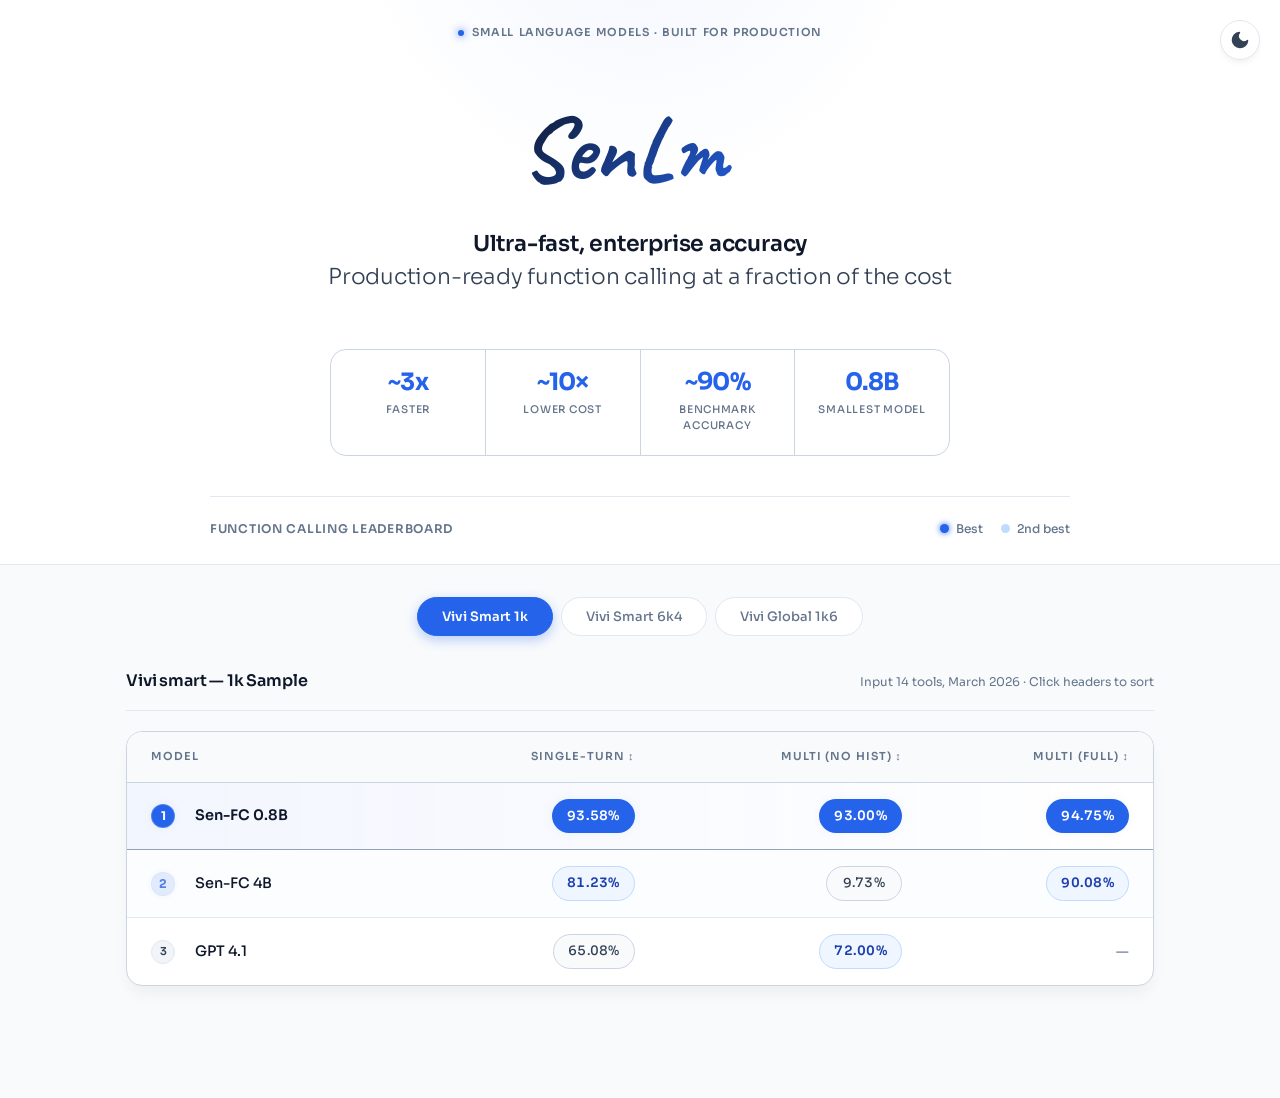
<file: index.html>
<!DOCTYPE html>
<html lang="en">

<head>
  <meta charset="UTF-8">
  <meta name="viewport" content="width=device-width, initial-scale=1.0">
  <title>SenLM — Function Calling Benchmark</title>
  <link
    href="https://fonts.googleapis.com/css2?family=Caveat:wght@600;700&family=Sora:wght@300;400;500;600;700&display=swap"
    rel="stylesheet">
  <link rel="stylesheet" href="./static/style/style.css">
</head>

<body>

  <header class="header">
    <!-- THEME TOGGLE BUTTON -->
    <button class="theme-toggle" id="theme-toggle" aria-label="Toggle Dark Mode">
      <!-- Sun Icon (for Dark Mode) -->
      <svg class="sun-icon" viewBox="0 0 24 24" style="display: none;">
        <path
          d="M12 17C14.7614 17 17 14.7614 17 12C17 9.23858 14.7614 7 12 7C9.23858 7 7 9.23858 7 12C7 14.7614 9.23858 17 12 17Z"
          stroke="currentColor" stroke-width="2" stroke-linecap="round" stroke-linejoin="round" />
        <path d="M12 1V3" stroke="currentColor" stroke-width="2" stroke-linecap="round" stroke-linejoin="round" />
        <path d="M12 21V23" stroke="currentColor" stroke-width="2" stroke-linecap="round" stroke-linejoin="round" />
        <path d="M4.22 4.22L5.64 5.64" stroke="currentColor" stroke-width="2" stroke-linecap="round"
          stroke-linejoin="round" />
        <path d="M18.36 18.36L19.78 19.78" stroke="currentColor" stroke-width="2" stroke-linecap="round"
          stroke-linejoin="round" />
        <path d="M1 12H3" stroke="currentColor" stroke-width="2" stroke-linecap="round" stroke-linejoin="round" />
        <path d="M21 12H23" stroke="currentColor" stroke-width="2" stroke-linecap="round" stroke-linejoin="round" />
        <path d="M4.22 19.78L5.64 18.36" stroke="currentColor" stroke-width="2" stroke-linecap="round"
          stroke-linejoin="round" />
        <path d="M18.36 5.64L19.78 4.22" stroke="currentColor" stroke-width="2" stroke-linecap="round"
          stroke-linejoin="round" />
      </svg>
      <!-- Moon Icon (for Light Mode) -->
      <svg class="moon-icon" viewBox="0 0 24 24">
        <path d="M21 12.79A9 9 0 1 1 11.21 3 7 7 0 0 0 21 12.79z" stroke="currentColor" stroke-width="2"
          stroke-linecap="round" stroke-linejoin="round" />
      </svg>
    </button>

    <div class="header-eyebrow">
      <span class="eyebrow-dot"></span>
      Small Language Models · Built for Production
    </div>

    <div class="brand-lockup">
      <!-- Add a zero-width space or invisible spacer if needed, but usually just changing CSS is enough -->
      <span class="brand-name">SenLm '</span>
      <span class="brand-tagline-big">
        <strong>Ultra-fast, enterprise accuracy</strong><br>
        Production-ready function calling at a fraction of the cost
      </span>
    </div>

    <div class="hero-stats">
      <div class="hero-stat">
        <span class="hero-stat-value"><span>~3x</span></span>
        <span class="hero-stat-label">Faster</span>
      </div>
      <div class="hero-stat">
        <span class="hero-stat-value"><span>~10×</span></span>
        <span class="hero-stat-label">Lower cost</span>
      </div>
      <div class="hero-stat">
        <span class="hero-stat-value"><span>~90%</span></span>
        <span class="hero-stat-label">Benchmark accuracy</span>
      </div>
      <div class="hero-stat">
        <span class="hero-stat-value"><span>0.8B</span></span>
        <span class="hero-stat-label">Smallest model</span>
      </div>
      <!-- <div class="hero-stat">
        <span class="hero-stat-value"><span>14</span></span>
        <span class="hero-stat-label">Tool types</span>
      </div> -->
    </div>

    <div class="hero-bottom">
      <div class="benchmark-label">Function Calling Leaderboard</div>
      <div class="legend">
        <div class="legend-item">
          <div class="legend-dot legend-best"></div> Best
        </div>
        <div class="legend-item">
          <div class="legend-dot legend-second"></div> 2nd best
        </div>
      </div>
    </div>
  </header>

  <nav class="nav-tabs">
    <button class="tab-btn active" onclick="switchTab('vivi1k')">Vivi Smart 1k</button>
    <button class="tab-btn" onclick="switchTab('vivi6k')">Vivi Smart 6k4</button>
    <button class="tab-btn" onclick="switchTab('viviglob')">Vivi Global 1k6</button>
  </nav>

  <main class="main">
    <div id="tab-vivi1k" class="tab-panel active">
      <div class="section-header">
        <div class="section-title">Vivi smart — 1k Sample</div>
        <div class="section-meta">Input 14 tools, March 2026 · Click headers to sort</div>
      </div>
      <div class="table-wrap">
        <table>
          <thead>
            <tr>
              <th>Model</th>
              <th class="sortable" onclick="sort1k('single')">Single-turn ↕</th>
              <th class="sortable" onclick="sort1k('noasst')">Multi (no hist) ↕</th>
              <th class="sortable" onclick="sort1k('full')">Multi (full) ↕</th>
            </tr>
          </thead>
          <tbody id="table1k-body"></tbody>
        </table>
      </div>
    </div>

    <div id="tab-vivi6k" class="tab-panel">
      <div class="section-header">
        <div class="section-title">Vivi smart — 6k4 Sample</div>
        <div class="section-meta">Input 8 tools, February 2026</div>
      </div>
      <div class="table-wrap">
        <table>
          <thead>
            <tr>
              <th>Model</th>
              <th class="sortable" onclick="sort6k('overall')">Overall ↕</th>
              <th class="sortable" onclick="sort6k('tool')">Tool-Only ↕</th>
              <th class="sortable" onclick="sort6k('nocall')">No-Call ↕</th>
              <th class="sortable" onclick="sort6k('arg')">Argument ↕</th>
            </tr>
          </thead>
          <tbody id="table6k-body"></tbody>
        </table>
      </div>
    </div>

    <div id="tab-viviglob" class="tab-panel">
      <div class="section-header">
        <div class="section-title">Vivi Global English — 1k6</div>
      </div>
      <div class="table-wrap">
        <table>
          <thead>
            <tr>
              <th>Model</th>
              <th class="sortable" onclick="sortGlob('overall')">Overall ↕</th>
              <th class="sortable" onclick="sortGlob('tool')">Tool-Only ↕</th>
              <th class="sortable" onclick="sortGlob('nocall')">No-Call ↕</th>
              <th class="sortable" onclick="sortGlob('arg')">Argument ↕</th>
            </tr>
          </thead>
          <tbody id="tableglob-body"></tbody>
        </table>
      </div>
    </div>
  </main>

  <script src="./static/js/app.js"></script>
</body>

</html>
</file>
<file: static/style/style.css>
@import url('https://fonts.googleapis.com/css2?family=Caveat:wght@600;700&family=Sora:wght@300;400;500;600;700&display=swap');

/* ══════════════════════════════════════════
   THEME VARIABLES
══════════════════════════════════════════ */

/* DEFAULT: DARK THEME */
:root, [data-theme="dark"] {
  --bg-page:      #050505;
  --bg-section:   #0a0a0a;
  --bg-card:      #111111;
  --bg-row-alt:   #0e0e0e;
  --bg-hover:     #1a1a1a;
  --bg-thead:     #0d0d0d;

  --accent:       #00d2ff;
  --accent-warm:  #3a7bd5;
  --accent-soft:  rgba(0, 210, 255, 0.05);
  --accent-mid:   rgba(0, 210, 255, 0.2);
  
  --best-bg:      #00d2ff;       
  --best-fg:      #002233;       
  --second-bg:    #003344;       
  --second-fg:    #00d2ff;       
  --second-bdr:   #005577;       

  --text-900:     #ffffff;       
  --text-700:     #a3a3a3;       
  --text-500:     #737373;       
  --text-300:     #525252;       

  --border:       #1f1f1f;
  --border-mid:   #2a2a2a;
  --border-strong:#404040;

  --shadow-xs:    0 1px 3px rgba(0, 0, 0, 0.5);
  --shadow-sm:    0 4px 12px rgba(0, 0, 0, 0.6);
  --shadow-md:    0 8px 32px rgba(0, 0, 0, 0.7);
  --shadow-glow:  0 0 20px rgba(0, 210, 255, 0.15);
}

/* LIGHT THEME OVERRIDES */
[data-theme="light"] {
  --bg-page:      #f8fafc;
  --bg-section:   #ffffff;
  --bg-card:      #ffffff;
  --bg-row-alt:   #fcfdfe;
  --bg-hover:     #f1f5f9;
  --bg-thead:     #f8fafc;

  --accent:       #2563eb;       /* Royal Blue */
  --accent-warm:  #4f46e5;
  --accent-soft:  rgba(37, 99, 235, 0.06);
  --accent-mid:   rgba(37, 99, 235, 0.15);

  --best-bg:      #2563eb;       
  --best-fg:      #ffffff;       
  --second-bg:    #eff6ff;       
  --second-fg:    #1e40af;       
  --second-bdr:   #bfdbfe;       

  --text-900:     #0f172a;       
  --text-700:     #334155;       
  --text-500:     #64748b;       
  --text-300:     #94a3b8;       

  --border:       #e2e8f0;
  --border-mid:   #cbd5e1;
  --border-strong:#94a3b8;

  --shadow-xs:    0 1px 2px rgba(0, 0, 0, 0.05);
  --shadow-sm:    0 4px 6px -1px rgba(0, 0, 0, 0.05);
  --shadow-md:    0 10px 15px -3px rgba(0, 0, 0, 0.05);
  --shadow-glow:  0 0 20px rgba(37, 99, 235, 0.15);
}

/* ══════════════════════════════════════════
   BASE STYLES
══════════════════════════════════════════ */
:root {
  --r-sm:   8px;
  --r-md:   12px;
  --r-lg:   16px;
  --r-pill: 999px;
  --font-brand: 'Caveat', cursive;
  --font-body:  'Sora', -apple-system, BlinkMacSystemFont, sans-serif;
}

*, *::before, *::after { box-sizing: border-box; margin: 0; padding: 0; }
html { scroll-behavior: smooth; transition: background-color 0.3s ease, color 0.3s ease; }

body {
  font-family: var(--font-body);
  background: var(--bg-page);
  color: var(--text-700);
  line-height: 1.6;
  font-size: 15px;
  min-height: 100vh;
  -webkit-font-smoothing: antialiased;
  transition: background-color 0.3s ease, color 0.3s ease;
}

/* HEADER */
.header {
  background: var(--bg-card);
  border-bottom: 1px solid var(--border);
  padding: 0 40px; 
  text-align: center;
  position: relative;
  
  /* CRITICAL: Must be visible for the M to stick out if it's very tall */
  overflow: visible; 
  
  min-height: 300px; /* Ensure enough vertical space */
}
.header::before {
  content: '';
  position: absolute;
  top: -100px; left: 50%;
  transform: translateX(-50%);
  width: 600px; height: 300px;
  background: radial-gradient(ellipse at top, var(--accent-soft), transparent 70%);
  pointer-events: none;
}

.header-eyebrow {
  display: flex;
  justify-content: center;
  align-items: center;
  gap: 8px;
  padding: 24px 0 0;
  font-size: 11px;
  font-weight: 600;
  
  /* 1. Moderate letter-spacing for character readability */
  letter-spacing: 0.05em; 
  
  /* 2. Specific word-spacing to separate the words clearly */
  word-spacing: 0.2em; 
  
  text-transform: uppercase;
  color: var(--text-500);
  position: relative;
  z-index: 1;
}

.eyebrow-dot {
  width: 6px; height: 6px;
  border-radius: 50%;
  background: var(--accent);
  box-shadow: 0 0 8px var(--accent);
  display: inline-block;
}

.brand-lockup { 
  padding: 40px 0 20px; 
  position: relative;
  z-index: 1;
  display: flex;
  flex-direction: column;
  align-items: center;
  justify-content: center;
  width: 100%;
  
  /* CRITICAL: Ensure no parent clips us */
  overflow: visible; 
  
  /* Add extra top space specifically for the tall font */
  padding-top: 50px; 
}

.brand-name {
  font-family: var(--font-brand);
  font-size: clamp(50px, 8vw, 90px); 
  font-weight: 700;
  
  /* Gradient Setup */
  background: linear-gradient(135deg, var(--text-900) 0%, var(--accent) 100%);
  -webkit-background-clip: text;
  -webkit-text-fill-color: transparent;
  color: var(--accent); /* Fallback */
  
  letter-spacing: 0; 
  
  /* CRITICAL FIX 1: Line-height must be large enough to contain the tallest glyph */
  line-height: 1.3; 
  
  display: block; 
  width: fit-content;
  margin: 0 auto; 
  
  /* CRITICAL FIX 2: Allow the element to visually overflow its own line-box if needed */
  overflow: visible; 
  
  /* CRITICAL FIX 3: Sometimes adding a tiny transparent border helps browsers render the box larger */
  border-top: 1px solid transparent;
  border-bottom: 1px solid transparent;
  
  transform: translateY(-2px);
}

.brand-tagline-big {
  display: block;
  font-size: clamp(16px, 2.6vw, 22px);
  font-weight: 300;
  color: var(--text-700);
  letter-spacing: -0.01em;
  margin-top: 16px;
  line-height: 1.5;
}

.brand-tagline-big strong {
  font-weight: 600;
  color: var(--text-900);
}

/* THEME TOGGLE BUTTON */
.theme-toggle {
  position: absolute;
  top: 20px;
  right: 20px;
  background: var(--bg-card);
  border: 1px solid var(--border);
  color: var(--text-700);
  width: 40px;
  height: 40px;
  border-radius: 50%;
  display: flex;
  align-items: center;
  justify-content: center;
  cursor: pointer;
  z-index: 10;
  transition: all 0.2s ease;
  box-shadow: var(--shadow-sm);
}

.theme-toggle:hover {
  border-color: var(--accent);
  color: var(--accent);
  transform: rotate(15deg);
}

.theme-toggle svg {
  width: 20px;
  height: 20px;
  fill: currentColor;
}

/* HERO STATS */
.hero-stats {
  display: flex;
  justify-content: center;
  gap: 0;
  margin: 36px auto 0;
  max-width: 620px;
  border: 1px solid var(--border-mid);
  border-radius: var(--r-lg);
  overflow: hidden;
  background: rgba(255,255,255,0.02);
  backdrop-filter: blur(10px);
  position: relative;
  z-index: 1;
  transition: background-color 0.3s ease, border-color 0.3s ease;
}

[data-theme="light"] .hero-stats {
  background: rgba(255, 255, 255, 0.7);
}

.hero-stat {
  flex: 1;
  padding: 20px 16px;
  text-align: center;
  border-right: 1px solid var(--border-mid);
  transition: border-color 0.3s ease;
}
.hero-stat:last-child { border-right: none; }

.hero-stat-value {
  font-size: 24px;
  font-weight: 700;
  color: var(--text-900);
  letter-spacing: -0.03em;
  line-height: 1;
  display: block;
}
.hero-stat-value span { color: var(--accent); }

.hero-stat-label {
  font-size: 10.5px;
  font-weight: 500;
  color: var(--text-500);
  text-transform: uppercase;
  letter-spacing: 0.07em;
  margin-top: 8px;
  display: block;
}

.hero-bottom {
  display: flex;
  justify-content: space-between;
  align-items: center;
  padding: 22px 0 26px;
  border-top: 1px solid var(--border);
  margin-top: 40px;
  max-width: 860px;
  margin-left: auto;
  margin-right: auto;
  flex-wrap: wrap;
  gap: 12px;
  transition: border-color 0.3s ease;
}

.benchmark-label {
  font-size: 12px;
  font-weight: 600;
  color: var(--text-500);
  letter-spacing: 0.06em;
  text-transform: uppercase;
}

.legend {
  display: flex;
  gap: 18px;
  font-size: 12px;
  font-weight: 500;
  color: var(--text-500);
  align-items: center;
}

.legend-item { display: flex; align-items: center; gap: 7px; }
.legend-dot  { width: 9px; height: 9px; border-radius: 50%; flex-shrink: 0; }
.legend-best   { background: var(--best-bg); box-shadow: 0 0 6px var(--best-bg); }
.legend-second { background: var(--second-bdr); }

/* NAV */
.nav-tabs {
  display: flex;
  justify-content: center;
  gap: 8px;
  padding: 32px 16px 0;
  max-width: 900px;
  margin: 0 auto;
}

.tab-btn {
  font-family: var(--font-body);
  font-size: 13px;
  font-weight: 500;
  padding: 10px 24px;
  border: 1px solid var(--border);
  background: var(--bg-card);
  color: var(--text-500);
  cursor: pointer;
  border-radius: var(--r-pill);
  transition: all 0.2s ease;
}

.tab-btn:hover {
  background: var(--bg-hover);
  border-color: var(--border-mid);
  color: var(--text-900);
}

.tab-btn.active {
  background: var(--accent-soft);
  border-color: var(--accent);
  color: var(--accent);
  font-weight: 600;
  box-shadow: 0 0 15px var(--accent-soft);
}

[data-theme="light"] .tab-btn.active {
  background: var(--accent);
  color: #ffffff;
  box-shadow: 0 4px 12px rgba(37, 99, 235, 0.3);
}

/* MAIN */
.main {
  max-width: 1060px;
  margin: 0 auto;
  padding: 32px 16px 80px;
}

.tab-panel { display: none; animation: fadeUp 0.3s ease-out; }
.tab-panel.active { display: block; }

@keyframes fadeUp {
  from { opacity: 0; transform: translateY(10px); }
  to   { opacity: 1; transform: translateY(0); }
}

.section-header {
  display: flex;
  justify-content: space-between;
  align-items: baseline;
  margin-bottom: 20px;
  padding-bottom: 16px;
  border-bottom: 1px solid var(--border);
  transition: border-color 0.3s ease;
}

.section-title {
  font-size: 16px;
  font-weight: 600;
  color: var(--text-900);
  letter-spacing: -0.01em;
}

.section-meta {
  font-size: 12px;
  color: var(--text-500);
  font-weight: 400;
}

/* TABLE */
.table-wrap {
  background: var(--bg-card);
  border: 1px solid var(--border-mid);
  border-radius: var(--r-lg);
  box-shadow: var(--shadow-md);
  overflow: hidden;
  margin-bottom: 32px;
  transition: background-color 0.3s ease, border-color 0.3s ease, box-shadow 0.3s ease;
}

table { width: 100%; border-collapse: collapse; min-width: 640px; }

thead tr {
  background: var(--bg-thead);
  border-bottom: 1px solid var(--border-mid);
  transition: background-color 0.3s ease, border-color 0.3s ease;
}

th {
  font-size: 11px;
  font-weight: 600;
  text-transform: uppercase;
  letter-spacing: 0.1em;
  color: var(--text-500);
  padding: 16px 24px;
  text-align: left;
  white-space: nowrap;
}

th.sortable { cursor: pointer; user-select: none; transition: color 0.15s; }
th.sortable:hover { color: var(--accent); }
th:not(:first-child) { text-align: right; }

tbody tr {
  border-bottom: 1px solid var(--border);
  transition: background 0.15s ease, border-color 0.3s ease;
}
tbody tr:nth-child(even) { background: var(--bg-row-alt); }
tbody tr:last-child { border-bottom: none; }
tbody tr:hover { background: var(--bg-hover); }

tbody tr:first-child {
  background: linear-gradient(90deg, var(--accent-soft) 0%, transparent 100%);
  border-bottom: 1px solid var(--border-strong);
}
tbody tr:first-child:hover { background: var(--accent-mid); }

td {
  padding: 16px 24px;
  font-size: 14px;
  vertical-align: middle;
  color: var(--text-700);
  transition: color 0.3s ease;
}
td:not(:first-child) { text-align: right; }

.td-model {
  font-weight: 500;
  font-size: 14.5px;
  color: var(--text-900);
  display: flex;
  align-items: center;
  gap: 12px;
  transition: color 0.3s ease;
}
.td-model.senlm { color: var(--accent); }

tbody tr:first-child .td-model {
  color: var(--text-900);
  font-weight: 600;
}

.rank-badge {
  display: inline-flex;
  align-items: center;
  justify-content: center;
  width: 22px; height: 22px;
  border-radius: 50%;
  font-size: 11px;
  font-weight: 700;
  background: var(--accent);
  color: var(--best-fg);
  flex-shrink: 0;
  box-shadow: 0 0 8px var(--accent-soft);
}

/* BADGES */
.val {
  display: inline-flex;
  align-items: center;
  justify-content: center;
  min-width: 76px;
  padding: 6px 14px;
  font-weight: 500;
  font-size: 13px;
  color: var(--text-700);
  background: var(--bg-page);
  border: 1px solid var(--border-mid);
  border-radius: var(--r-pill);
  font-variant-numeric: tabular-nums;
  letter-spacing: 0.02em;
  transition: all 0.3s ease;
}

.val.best {
  background: var(--best-bg);
  color: var(--best-fg);
  border-color: transparent;
  font-weight: 600;
  box-shadow: 0 0 10px var(--accent-soft);
}

.val.second {
  background: var(--second-bg);
  color: var(--second-fg);
  border-color: var(--second-bdr);
  font-weight: 600;
}

.val-dash { color: var(--text-500); }

/* RESPONSIVE */
@media (max-width: 768px) {
  .header { padding: 0 12px; }
  .theme-toggle { top: 10px; right: 10px; width: 36px; height: 36px; }
  .hero-stats { flex-direction: column; border-radius: var(--r-md); }
  .hero-stat { border-right: none; border-bottom: 1px solid var(--border-mid); padding: 16px; }
  .hero-stat:last-child { border-bottom: none; }
  .hero-bottom { flex-direction: column; align-items: flex-start; padding: 16px 0 20px; }
  .main { padding: 24px 12px 56px; }
  .nav-tabs { overflow-x: auto; justify-content: flex-start; padding: 24px 8px 0; gap: 6px; }
  .tab-btn { padding: 8px 16px; font-size: 12.5px; white-space: nowrap; }
  .section-header { flex-direction: column; gap: 8px; }
  th, td { padding: 12px 16px; font-size: 13px; }
  .val { min-width: 64px; padding: 4px 10px; font-size: 12px; }
}

/* RANK BADGES */
.rank-badge {
  display: inline-flex;
  align-items: center;
  justify-content: center;
  width: 24px; 
  height: 24px;
  border-radius: 50%;
  font-size: 12px;
  font-weight: 700;
  flex-shrink: 0;
  margin-right: 8px; /* Space between badge and model name */
  transition: all 0.2s ease;
}

/* 1st Place: Primary Accent (Bright & Glowing) */
.rank-1 {
  background: var(--accent); 
  color: #ffffff;
  box-shadow: 0 0 10px var(--accent-soft);
  border: 1px solid rgba(255,255,255,0.2);
}

/* 2nd Place: Faded / Lighter Version of Accent */
.rank-2 {
  /* Uses the 'mid' variable which is a transparent/lighter version of accent */
  background: var(--accent-mid); 
  color: var(--accent); /* Text matches the accent color */
  border: 1px solid var(--accent-soft);
  opacity: 0.8; /* Slightly faded overall */
}

/* 3rd Place and below: Standard Neutral (White in Dark, Gray in Light) */
.rank-3, .rank-other {
  background: var(--bg-hover);
  color: var(--text-700); /* Uses standard text color (Gray in light, Light Gray in dark) */
  border: 1px solid var(--border);
  font-weight: 600;
  font-size: 11px;
  box-shadow: none;
}

/* Hover effect for rows */
tbody tr:hover .rank-badge {
  transform: scale(1.1);
}
</file>
